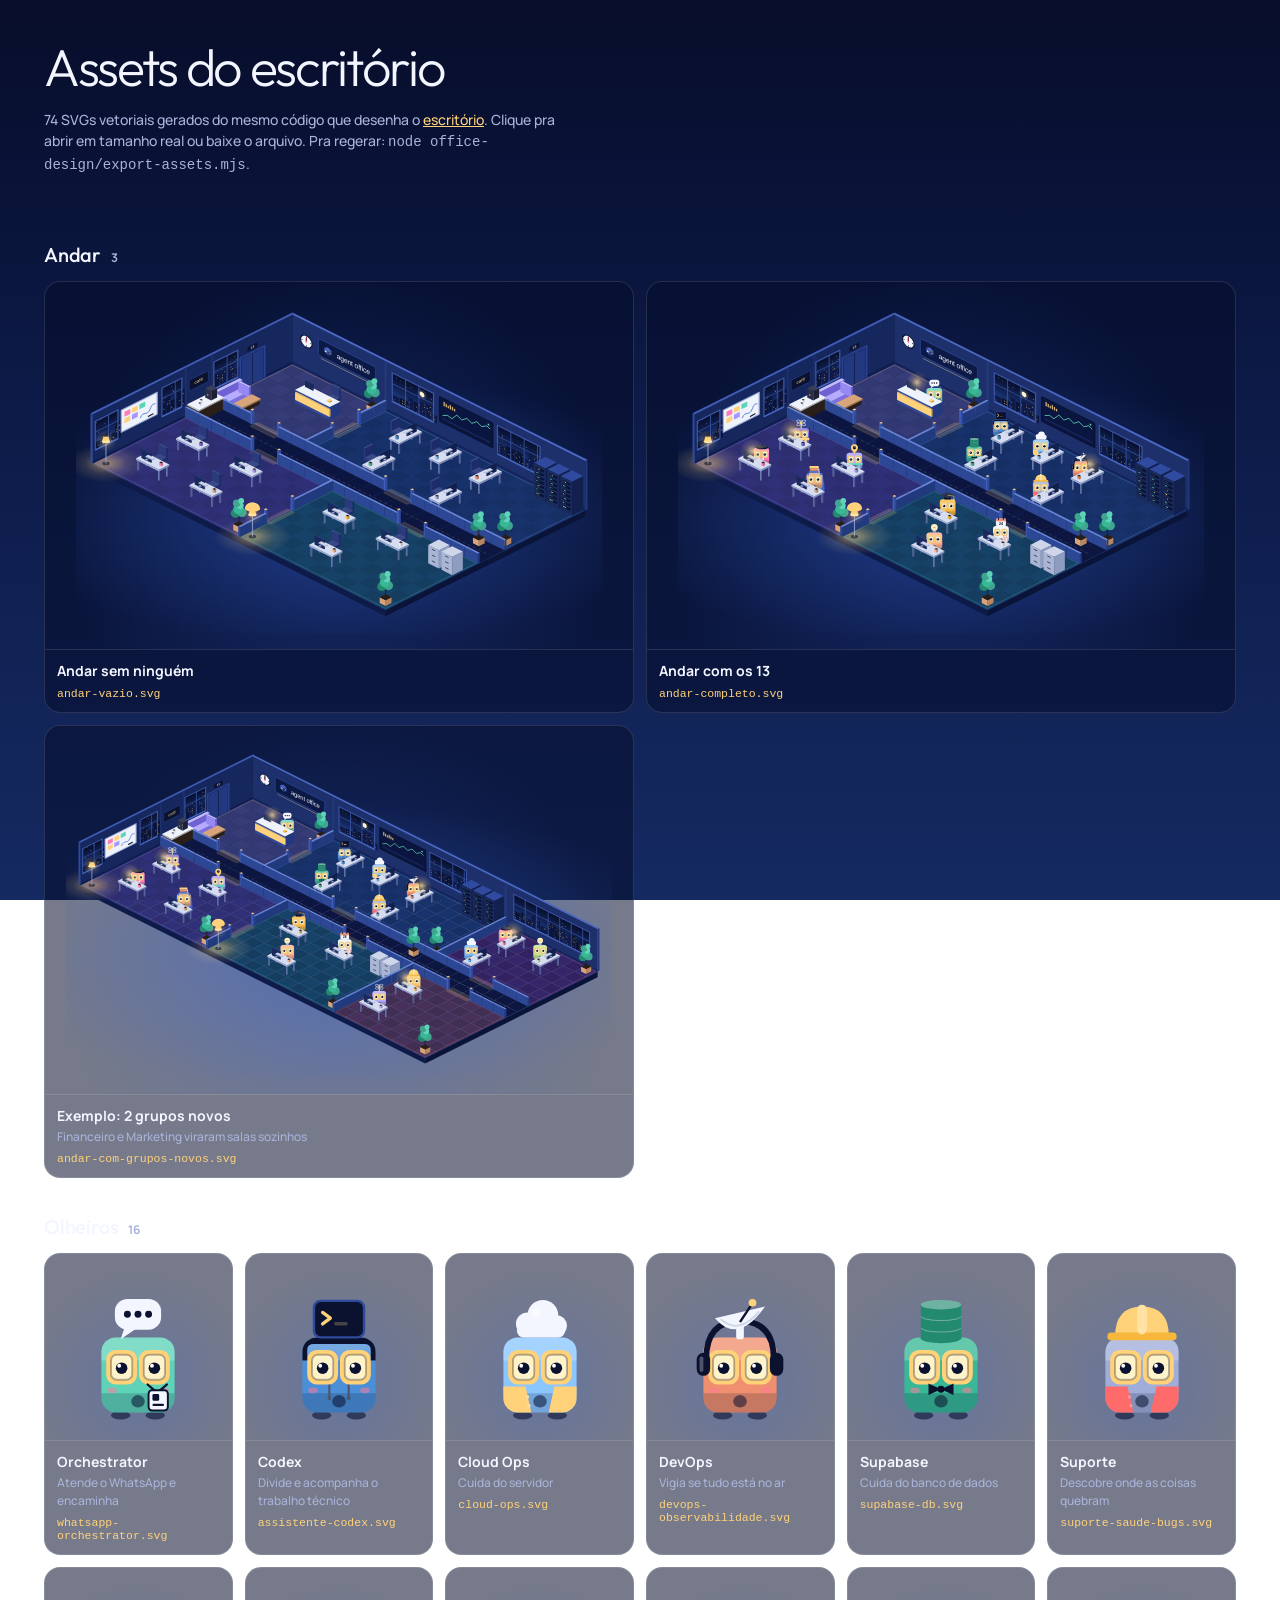
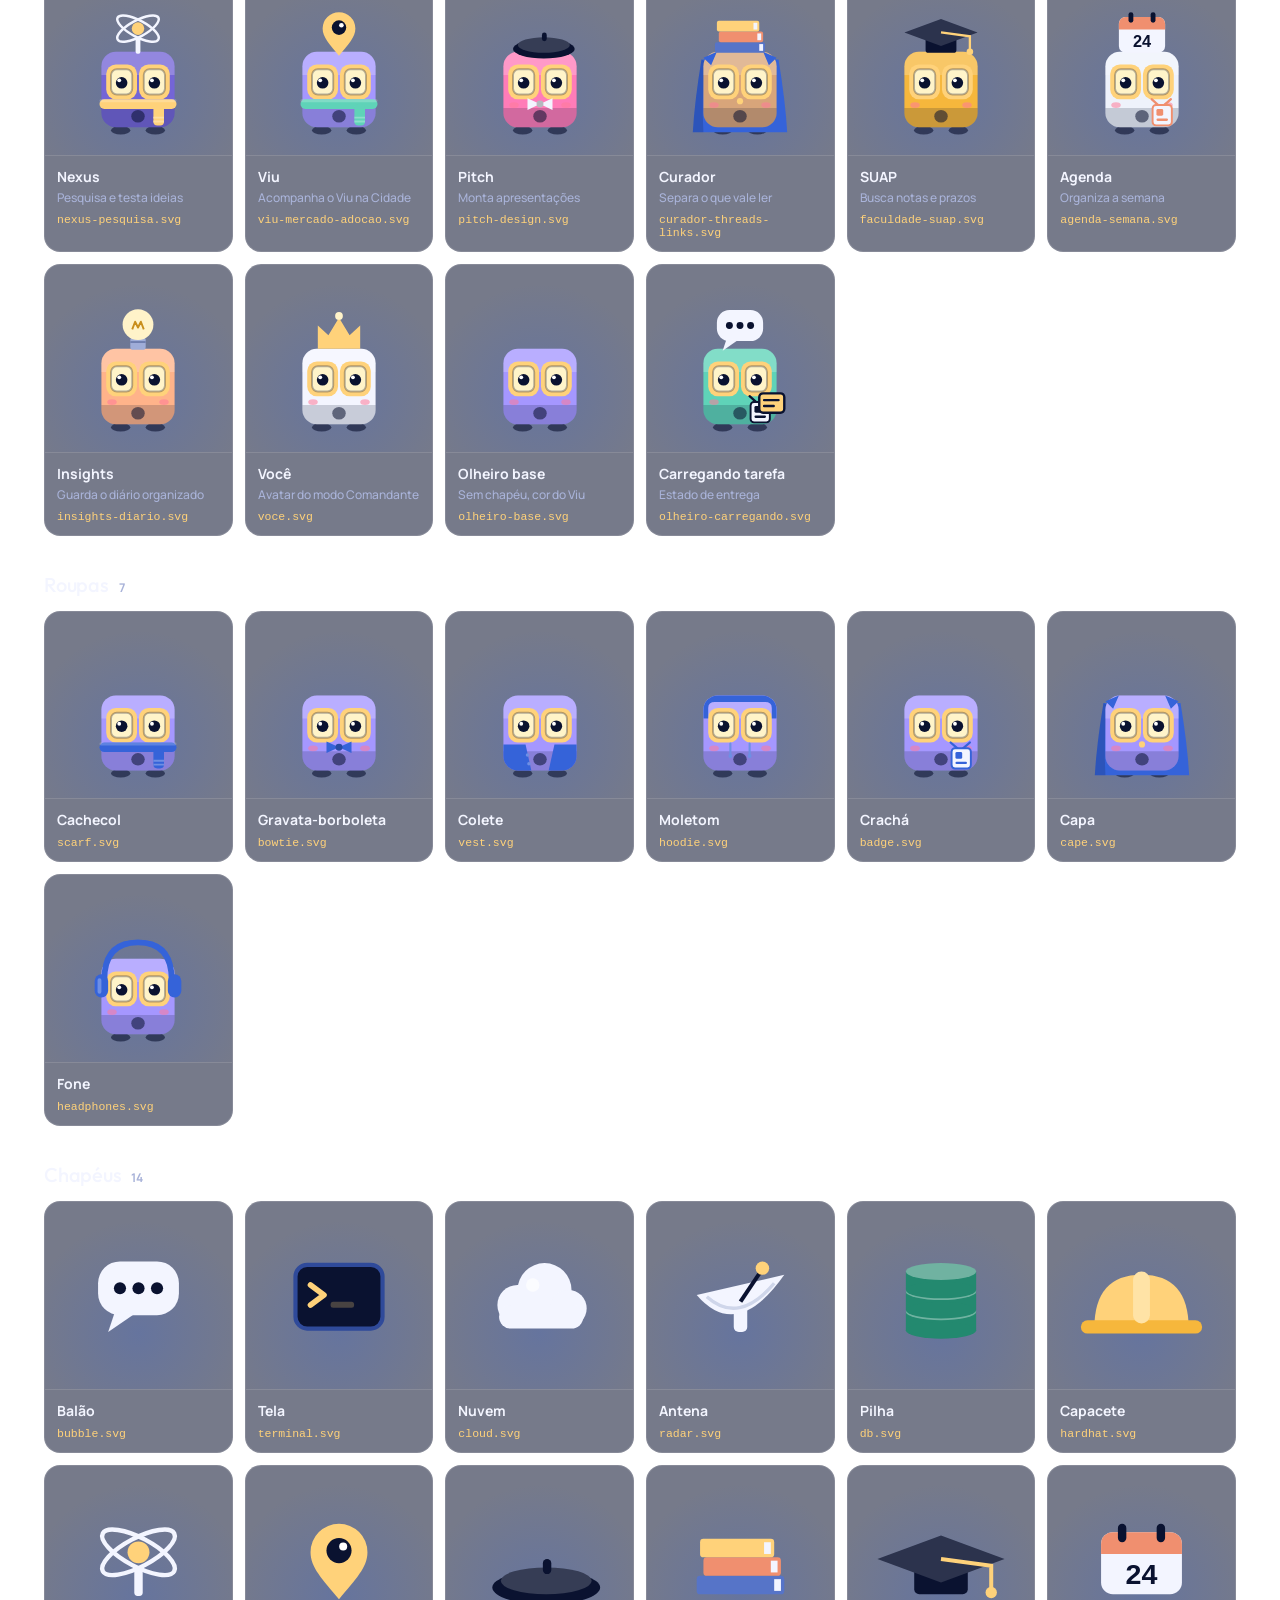
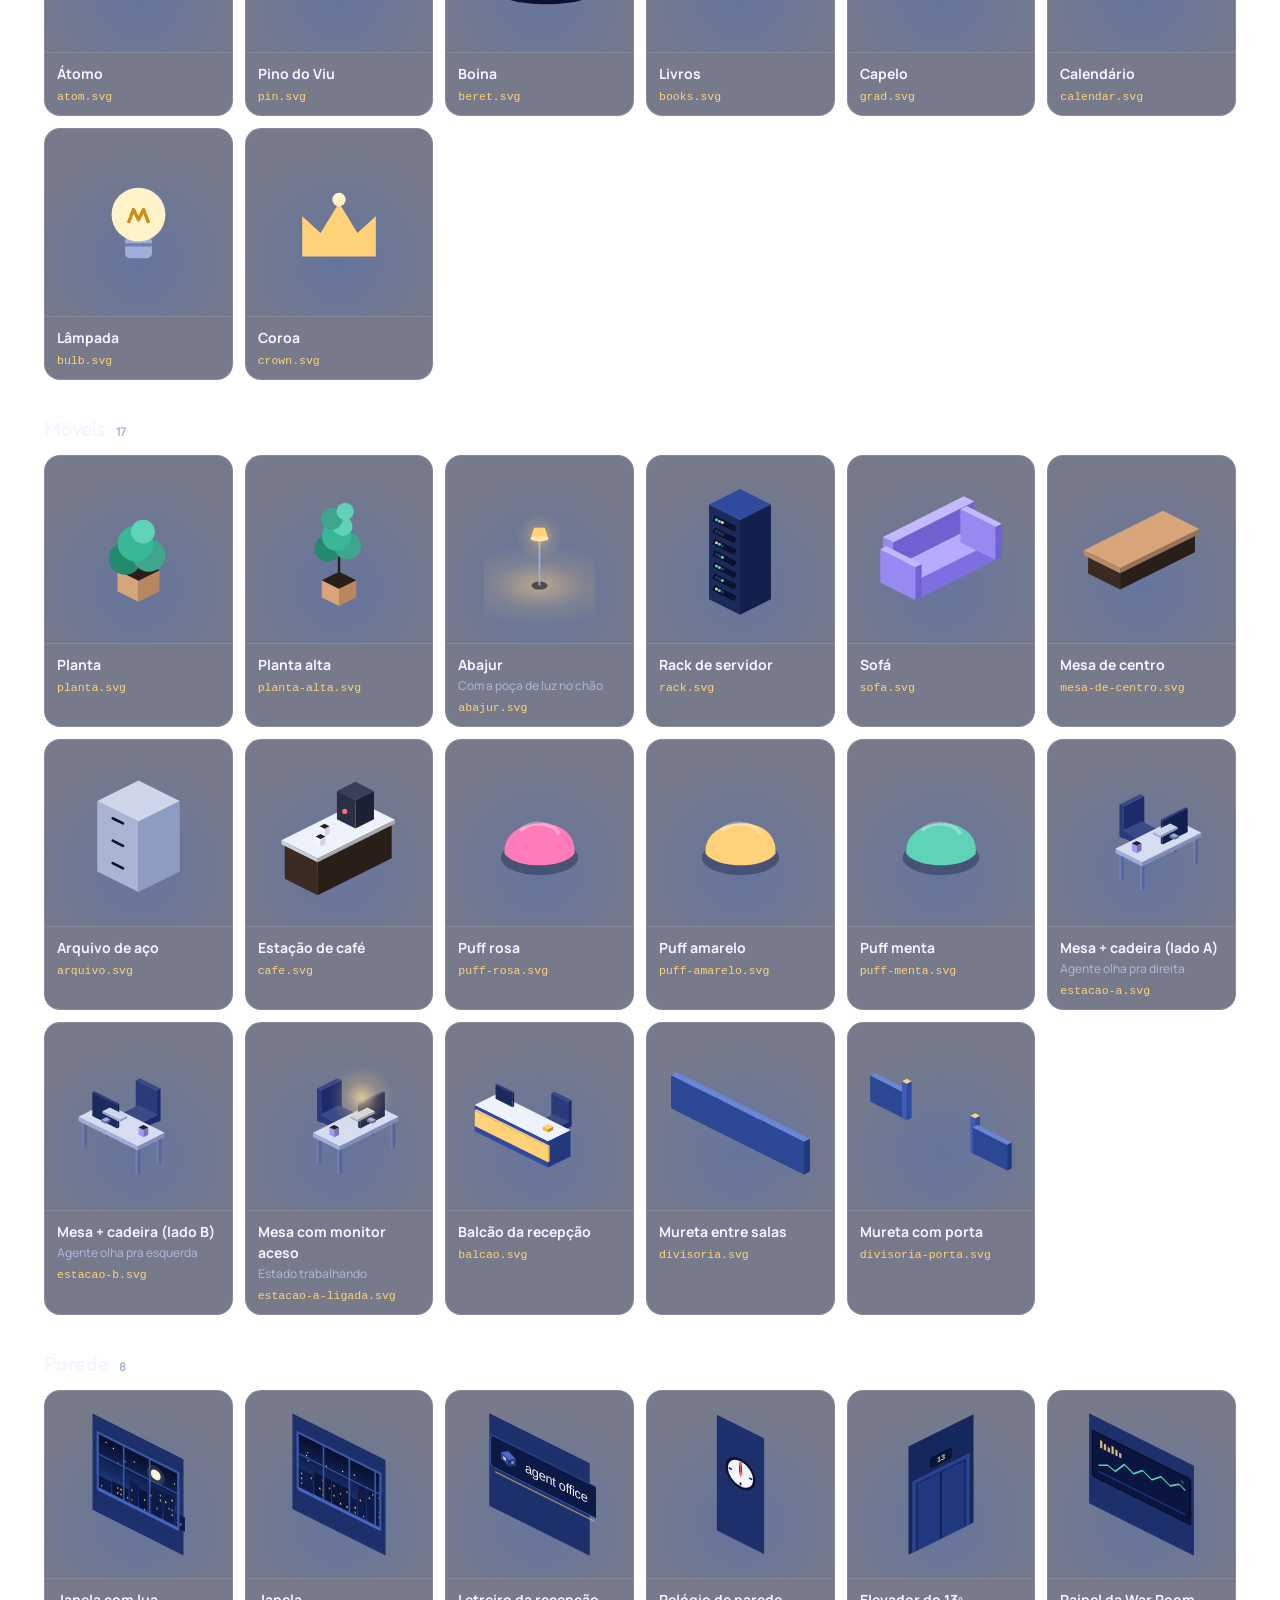
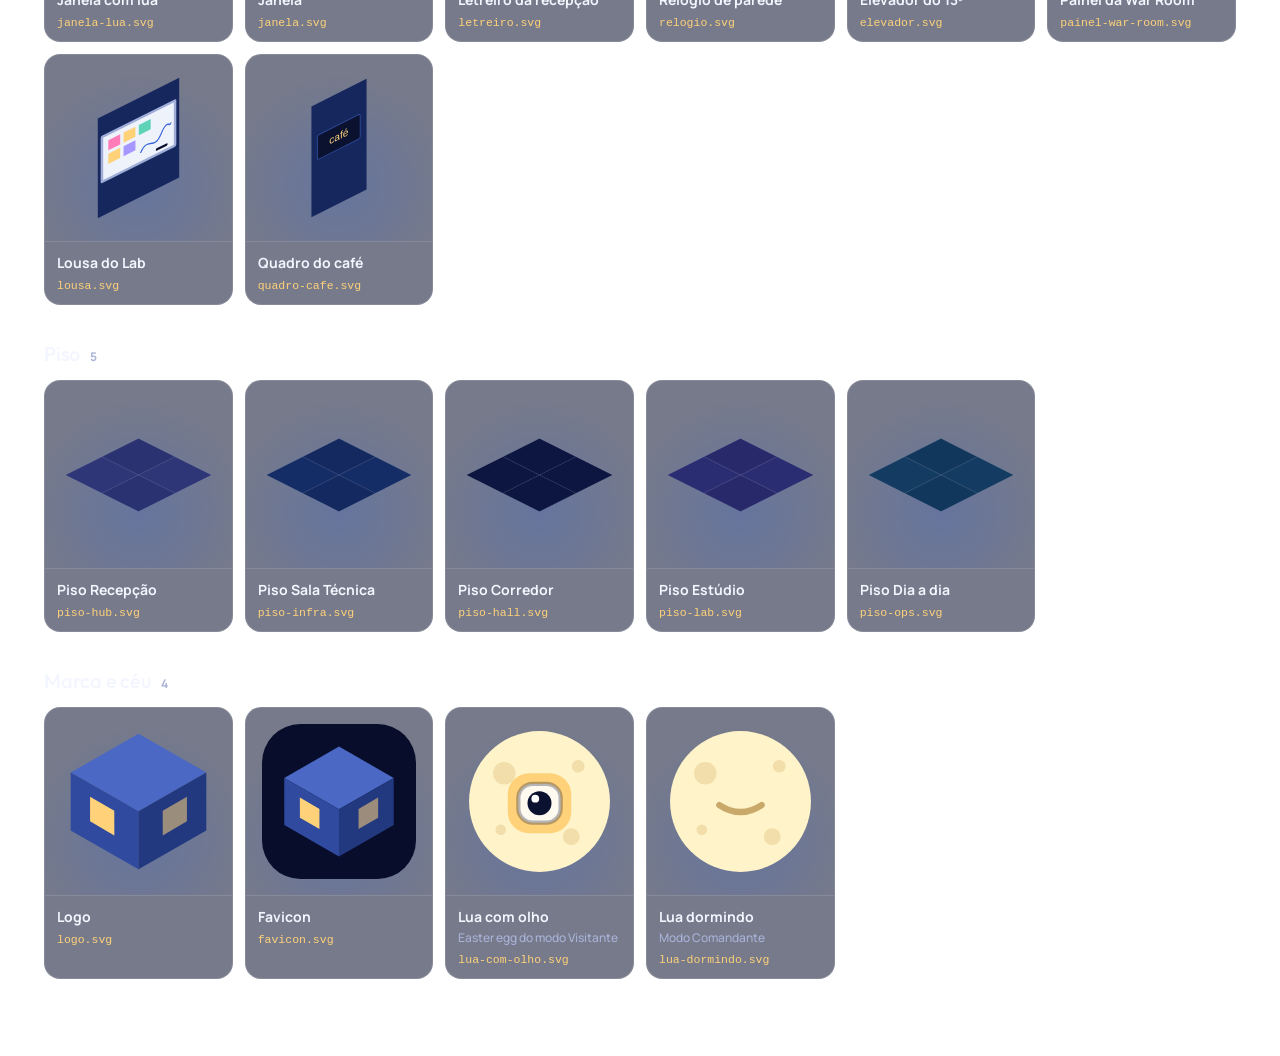
<file: office-design/assets.html>
<!DOCTYPE html>
<html lang="pt-BR"><head><meta charset="UTF-8"><meta name="viewport" content="width=device-width, initial-scale=1">
<title>Agent Office · Assets</title><link rel="icon" type="image/svg+xml" href="./assets/favicon.svg">
<link href="https://fonts.googleapis.com/css2?family=Outfit:wght@300;500&family=Manrope:wght@500;600;700&display=swap" rel="stylesheet">
<style>
:root{--c0:#070d2a;--c1:#0c1945;--c2:#152a62;--ink:#f3f5ff;--muted:#a9b3d9;--line:rgba(255,255,255,.12);--luz:#ffd27a}
*{box-sizing:border-box}body{margin:0;background:linear-gradient(180deg,var(--c0),var(--c1) 40%,var(--c2));background-attachment:fixed;color:var(--ink);font:500 14px/1.5 Manrope,ui-sans-serif,sans-serif}
header{max-width:1240px;margin:0 auto;padding:40px 24px 8px}h1{margin:0;font:300 clamp(34px,5vw,52px)/1.05 Outfit,sans-serif;letter-spacing:-.045em}
header p{color:var(--muted);max-width:60ch}header a{color:var(--luz)}
main{max-width:1240px;margin:0 auto;padding:8px 24px 60px}
h2{font:500 20px Outfit,sans-serif;margin:36px 0 14px;letter-spacing:-.01em}h2 span{font:700 12px Manrope;color:var(--muted);margin-left:6px}
.grid{display:grid;grid-template-columns:repeat(auto-fill,minmax(180px,1fr));gap:12px}.grid.wide{grid-template-columns:repeat(auto-fill,minmax(min(560px,100%),1fr))}
figure{margin:0;border:1px solid var(--line);border-radius:16px;background:rgba(7,13,42,.55);overflow:hidden;display:flex;flex-direction:column}
figure>a{display:block;aspect-ratio:1;padding:16px;overflow:hidden;background:radial-gradient(circle at 50% 70%,rgba(53,99,217,.25),transparent 70%)}
.wide figure>a{aspect-ratio:16/10}
figure img{width:100%;height:100%;object-fit:contain;min-height:0}
figcaption{padding:10px 12px 12px;display:flex;flex-direction:column;gap:2px;border-top:1px solid var(--line)}
figcaption b{font-weight:700}figcaption span{font-size:12px;color:var(--muted)}
.dl{font:500 11.5px ui-monospace,Menlo,monospace;color:var(--luz);text-decoration:none;margin-top:4px}.dl:hover{text-decoration:underline}
</style></head><body>
<header><h1>Assets do escritório</h1><p>74 SVGs vetoriais gerados do mesmo código que desenha o <a href="./">escritório</a>. Clique pra abrir em tamanho real ou baixe o arquivo. Pra regerar: <code>node office-design/export-assets.mjs</code>.</p></header>
<main><section><h2>Andar <span>3</span></h2><div class="grid wide">
    <figure><a href="assets/sprites/andar/andar-vazio.svg" target="_blank" rel="noopener"><img src="assets/sprites/andar/andar-vazio.svg" alt="Andar sem ninguém" loading="lazy"></a>
    <figcaption><b>Andar sem ninguém</b><a class="dl" href="assets/sprites/andar/andar-vazio.svg" download>andar-vazio.svg</a></figcaption></figure>
    <figure><a href="assets/sprites/andar/andar-completo.svg" target="_blank" rel="noopener"><img src="assets/sprites/andar/andar-completo.svg" alt="Andar com os 13" loading="lazy"></a>
    <figcaption><b>Andar com os 13</b><a class="dl" href="assets/sprites/andar/andar-completo.svg" download>andar-completo.svg</a></figcaption></figure>
    <figure><a href="assets/sprites/andar/andar-com-grupos-novos.svg" target="_blank" rel="noopener"><img src="assets/sprites/andar/andar-com-grupos-novos.svg" alt="Exemplo: 2 grupos novos" loading="lazy"></a>
    <figcaption><b>Exemplo: 2 grupos novos</b><span>Financeiro e Marketing viraram salas sozinhos</span><a class="dl" href="assets/sprites/andar/andar-com-grupos-novos.svg" download>andar-com-grupos-novos.svg</a></figcaption></figure></div></section>
<section><h2>Olheiros <span>16</span></h2><div class="grid ">
    <figure><a href="assets/sprites/olheiros/whatsapp-orchestrator.svg" target="_blank" rel="noopener"><img src="assets/sprites/olheiros/whatsapp-orchestrator.svg" alt="Orchestrator" loading="lazy"></a>
    <figcaption><b>Orchestrator</b><span>Atende o WhatsApp e encaminha</span><a class="dl" href="assets/sprites/olheiros/whatsapp-orchestrator.svg" download>whatsapp-orchestrator.svg</a></figcaption></figure>
    <figure><a href="assets/sprites/olheiros/assistente-codex.svg" target="_blank" rel="noopener"><img src="assets/sprites/olheiros/assistente-codex.svg" alt="Codex" loading="lazy"></a>
    <figcaption><b>Codex</b><span>Divide e acompanha o trabalho técnico</span><a class="dl" href="assets/sprites/olheiros/assistente-codex.svg" download>assistente-codex.svg</a></figcaption></figure>
    <figure><a href="assets/sprites/olheiros/cloud-ops.svg" target="_blank" rel="noopener"><img src="assets/sprites/olheiros/cloud-ops.svg" alt="Cloud Ops" loading="lazy"></a>
    <figcaption><b>Cloud Ops</b><span>Cuida do servidor</span><a class="dl" href="assets/sprites/olheiros/cloud-ops.svg" download>cloud-ops.svg</a></figcaption></figure>
    <figure><a href="assets/sprites/olheiros/devops-observabilidade.svg" target="_blank" rel="noopener"><img src="assets/sprites/olheiros/devops-observabilidade.svg" alt="DevOps" loading="lazy"></a>
    <figcaption><b>DevOps</b><span>Vigia se tudo está no ar</span><a class="dl" href="assets/sprites/olheiros/devops-observabilidade.svg" download>devops-observabilidade.svg</a></figcaption></figure>
    <figure><a href="assets/sprites/olheiros/supabase-db.svg" target="_blank" rel="noopener"><img src="assets/sprites/olheiros/supabase-db.svg" alt="Supabase" loading="lazy"></a>
    <figcaption><b>Supabase</b><span>Cuida do banco de dados</span><a class="dl" href="assets/sprites/olheiros/supabase-db.svg" download>supabase-db.svg</a></figcaption></figure>
    <figure><a href="assets/sprites/olheiros/suporte-saude-bugs.svg" target="_blank" rel="noopener"><img src="assets/sprites/olheiros/suporte-saude-bugs.svg" alt="Suporte" loading="lazy"></a>
    <figcaption><b>Suporte</b><span>Descobre onde as coisas quebram</span><a class="dl" href="assets/sprites/olheiros/suporte-saude-bugs.svg" download>suporte-saude-bugs.svg</a></figcaption></figure>
    <figure><a href="assets/sprites/olheiros/nexus-pesquisa.svg" target="_blank" rel="noopener"><img src="assets/sprites/olheiros/nexus-pesquisa.svg" alt="Nexus" loading="lazy"></a>
    <figcaption><b>Nexus</b><span>Pesquisa e testa ideias</span><a class="dl" href="assets/sprites/olheiros/nexus-pesquisa.svg" download>nexus-pesquisa.svg</a></figcaption></figure>
    <figure><a href="assets/sprites/olheiros/viu-mercado-adocao.svg" target="_blank" rel="noopener"><img src="assets/sprites/olheiros/viu-mercado-adocao.svg" alt="Viu" loading="lazy"></a>
    <figcaption><b>Viu</b><span>Acompanha o Viu na Cidade</span><a class="dl" href="assets/sprites/olheiros/viu-mercado-adocao.svg" download>viu-mercado-adocao.svg</a></figcaption></figure>
    <figure><a href="assets/sprites/olheiros/pitch-design.svg" target="_blank" rel="noopener"><img src="assets/sprites/olheiros/pitch-design.svg" alt="Pitch" loading="lazy"></a>
    <figcaption><b>Pitch</b><span>Monta apresentações</span><a class="dl" href="assets/sprites/olheiros/pitch-design.svg" download>pitch-design.svg</a></figcaption></figure>
    <figure><a href="assets/sprites/olheiros/curador-threads-links.svg" target="_blank" rel="noopener"><img src="assets/sprites/olheiros/curador-threads-links.svg" alt="Curador" loading="lazy"></a>
    <figcaption><b>Curador</b><span>Separa o que vale ler</span><a class="dl" href="assets/sprites/olheiros/curador-threads-links.svg" download>curador-threads-links.svg</a></figcaption></figure>
    <figure><a href="assets/sprites/olheiros/faculdade-suap.svg" target="_blank" rel="noopener"><img src="assets/sprites/olheiros/faculdade-suap.svg" alt="SUAP" loading="lazy"></a>
    <figcaption><b>SUAP</b><span>Busca notas e prazos</span><a class="dl" href="assets/sprites/olheiros/faculdade-suap.svg" download>faculdade-suap.svg</a></figcaption></figure>
    <figure><a href="assets/sprites/olheiros/agenda-semana.svg" target="_blank" rel="noopener"><img src="assets/sprites/olheiros/agenda-semana.svg" alt="Agenda" loading="lazy"></a>
    <figcaption><b>Agenda</b><span>Organiza a semana</span><a class="dl" href="assets/sprites/olheiros/agenda-semana.svg" download>agenda-semana.svg</a></figcaption></figure>
    <figure><a href="assets/sprites/olheiros/insights-diario.svg" target="_blank" rel="noopener"><img src="assets/sprites/olheiros/insights-diario.svg" alt="Insights" loading="lazy"></a>
    <figcaption><b>Insights</b><span>Guarda o diário organizado</span><a class="dl" href="assets/sprites/olheiros/insights-diario.svg" download>insights-diario.svg</a></figcaption></figure>
    <figure><a href="assets/sprites/olheiros/voce.svg" target="_blank" rel="noopener"><img src="assets/sprites/olheiros/voce.svg" alt="Você" loading="lazy"></a>
    <figcaption><b>Você</b><span>Avatar do modo Comandante</span><a class="dl" href="assets/sprites/olheiros/voce.svg" download>voce.svg</a></figcaption></figure>
    <figure><a href="assets/sprites/olheiros/olheiro-base.svg" target="_blank" rel="noopener"><img src="assets/sprites/olheiros/olheiro-base.svg" alt="Olheiro base" loading="lazy"></a>
    <figcaption><b>Olheiro base</b><span>Sem chapéu, cor do Viu</span><a class="dl" href="assets/sprites/olheiros/olheiro-base.svg" download>olheiro-base.svg</a></figcaption></figure>
    <figure><a href="assets/sprites/olheiros/olheiro-carregando.svg" target="_blank" rel="noopener"><img src="assets/sprites/olheiros/olheiro-carregando.svg" alt="Carregando tarefa" loading="lazy"></a>
    <figcaption><b>Carregando tarefa</b><span>Estado de entrega</span><a class="dl" href="assets/sprites/olheiros/olheiro-carregando.svg" download>olheiro-carregando.svg</a></figcaption></figure></div></section>
<section><h2>Roupas <span>7</span></h2><div class="grid ">
    <figure><a href="assets/sprites/roupas/scarf.svg" target="_blank" rel="noopener"><img src="assets/sprites/roupas/scarf.svg" alt="Cachecol" loading="lazy"></a>
    <figcaption><b>Cachecol</b><a class="dl" href="assets/sprites/roupas/scarf.svg" download>scarf.svg</a></figcaption></figure>
    <figure><a href="assets/sprites/roupas/bowtie.svg" target="_blank" rel="noopener"><img src="assets/sprites/roupas/bowtie.svg" alt="Gravata-borboleta" loading="lazy"></a>
    <figcaption><b>Gravata-borboleta</b><a class="dl" href="assets/sprites/roupas/bowtie.svg" download>bowtie.svg</a></figcaption></figure>
    <figure><a href="assets/sprites/roupas/vest.svg" target="_blank" rel="noopener"><img src="assets/sprites/roupas/vest.svg" alt="Colete" loading="lazy"></a>
    <figcaption><b>Colete</b><a class="dl" href="assets/sprites/roupas/vest.svg" download>vest.svg</a></figcaption></figure>
    <figure><a href="assets/sprites/roupas/hoodie.svg" target="_blank" rel="noopener"><img src="assets/sprites/roupas/hoodie.svg" alt="Moletom" loading="lazy"></a>
    <figcaption><b>Moletom</b><a class="dl" href="assets/sprites/roupas/hoodie.svg" download>hoodie.svg</a></figcaption></figure>
    <figure><a href="assets/sprites/roupas/badge.svg" target="_blank" rel="noopener"><img src="assets/sprites/roupas/badge.svg" alt="Crachá" loading="lazy"></a>
    <figcaption><b>Crachá</b><a class="dl" href="assets/sprites/roupas/badge.svg" download>badge.svg</a></figcaption></figure>
    <figure><a href="assets/sprites/roupas/cape.svg" target="_blank" rel="noopener"><img src="assets/sprites/roupas/cape.svg" alt="Capa" loading="lazy"></a>
    <figcaption><b>Capa</b><a class="dl" href="assets/sprites/roupas/cape.svg" download>cape.svg</a></figcaption></figure>
    <figure><a href="assets/sprites/roupas/headphones.svg" target="_blank" rel="noopener"><img src="assets/sprites/roupas/headphones.svg" alt="Fone" loading="lazy"></a>
    <figcaption><b>Fone</b><a class="dl" href="assets/sprites/roupas/headphones.svg" download>headphones.svg</a></figcaption></figure></div></section>
<section><h2>Chapéus <span>14</span></h2><div class="grid ">
    <figure><a href="assets/sprites/chapeus/bubble.svg" target="_blank" rel="noopener"><img src="assets/sprites/chapeus/bubble.svg" alt="Balão" loading="lazy"></a>
    <figcaption><b>Balão</b><a class="dl" href="assets/sprites/chapeus/bubble.svg" download>bubble.svg</a></figcaption></figure>
    <figure><a href="assets/sprites/chapeus/terminal.svg" target="_blank" rel="noopener"><img src="assets/sprites/chapeus/terminal.svg" alt="Tela" loading="lazy"></a>
    <figcaption><b>Tela</b><a class="dl" href="assets/sprites/chapeus/terminal.svg" download>terminal.svg</a></figcaption></figure>
    <figure><a href="assets/sprites/chapeus/cloud.svg" target="_blank" rel="noopener"><img src="assets/sprites/chapeus/cloud.svg" alt="Nuvem" loading="lazy"></a>
    <figcaption><b>Nuvem</b><a class="dl" href="assets/sprites/chapeus/cloud.svg" download>cloud.svg</a></figcaption></figure>
    <figure><a href="assets/sprites/chapeus/radar.svg" target="_blank" rel="noopener"><img src="assets/sprites/chapeus/radar.svg" alt="Antena" loading="lazy"></a>
    <figcaption><b>Antena</b><a class="dl" href="assets/sprites/chapeus/radar.svg" download>radar.svg</a></figcaption></figure>
    <figure><a href="assets/sprites/chapeus/db.svg" target="_blank" rel="noopener"><img src="assets/sprites/chapeus/db.svg" alt="Pilha" loading="lazy"></a>
    <figcaption><b>Pilha</b><a class="dl" href="assets/sprites/chapeus/db.svg" download>db.svg</a></figcaption></figure>
    <figure><a href="assets/sprites/chapeus/hardhat.svg" target="_blank" rel="noopener"><img src="assets/sprites/chapeus/hardhat.svg" alt="Capacete" loading="lazy"></a>
    <figcaption><b>Capacete</b><a class="dl" href="assets/sprites/chapeus/hardhat.svg" download>hardhat.svg</a></figcaption></figure>
    <figure><a href="assets/sprites/chapeus/atom.svg" target="_blank" rel="noopener"><img src="assets/sprites/chapeus/atom.svg" alt="Átomo" loading="lazy"></a>
    <figcaption><b>Átomo</b><a class="dl" href="assets/sprites/chapeus/atom.svg" download>atom.svg</a></figcaption></figure>
    <figure><a href="assets/sprites/chapeus/pin.svg" target="_blank" rel="noopener"><img src="assets/sprites/chapeus/pin.svg" alt="Pino do Viu" loading="lazy"></a>
    <figcaption><b>Pino do Viu</b><a class="dl" href="assets/sprites/chapeus/pin.svg" download>pin.svg</a></figcaption></figure>
    <figure><a href="assets/sprites/chapeus/beret.svg" target="_blank" rel="noopener"><img src="assets/sprites/chapeus/beret.svg" alt="Boina" loading="lazy"></a>
    <figcaption><b>Boina</b><a class="dl" href="assets/sprites/chapeus/beret.svg" download>beret.svg</a></figcaption></figure>
    <figure><a href="assets/sprites/chapeus/books.svg" target="_blank" rel="noopener"><img src="assets/sprites/chapeus/books.svg" alt="Livros" loading="lazy"></a>
    <figcaption><b>Livros</b><a class="dl" href="assets/sprites/chapeus/books.svg" download>books.svg</a></figcaption></figure>
    <figure><a href="assets/sprites/chapeus/grad.svg" target="_blank" rel="noopener"><img src="assets/sprites/chapeus/grad.svg" alt="Capelo" loading="lazy"></a>
    <figcaption><b>Capelo</b><a class="dl" href="assets/sprites/chapeus/grad.svg" download>grad.svg</a></figcaption></figure>
    <figure><a href="assets/sprites/chapeus/calendar.svg" target="_blank" rel="noopener"><img src="assets/sprites/chapeus/calendar.svg" alt="Calendário" loading="lazy"></a>
    <figcaption><b>Calendário</b><a class="dl" href="assets/sprites/chapeus/calendar.svg" download>calendar.svg</a></figcaption></figure>
    <figure><a href="assets/sprites/chapeus/bulb.svg" target="_blank" rel="noopener"><img src="assets/sprites/chapeus/bulb.svg" alt="Lâmpada" loading="lazy"></a>
    <figcaption><b>Lâmpada</b><a class="dl" href="assets/sprites/chapeus/bulb.svg" download>bulb.svg</a></figcaption></figure>
    <figure><a href="assets/sprites/chapeus/crown.svg" target="_blank" rel="noopener"><img src="assets/sprites/chapeus/crown.svg" alt="Coroa" loading="lazy"></a>
    <figcaption><b>Coroa</b><a class="dl" href="assets/sprites/chapeus/crown.svg" download>crown.svg</a></figcaption></figure></div></section>
<section><h2>Móveis <span>17</span></h2><div class="grid ">
    <figure><a href="assets/sprites/moveis/planta.svg" target="_blank" rel="noopener"><img src="assets/sprites/moveis/planta.svg" alt="Planta" loading="lazy"></a>
    <figcaption><b>Planta</b><a class="dl" href="assets/sprites/moveis/planta.svg" download>planta.svg</a></figcaption></figure>
    <figure><a href="assets/sprites/moveis/planta-alta.svg" target="_blank" rel="noopener"><img src="assets/sprites/moveis/planta-alta.svg" alt="Planta alta" loading="lazy"></a>
    <figcaption><b>Planta alta</b><a class="dl" href="assets/sprites/moveis/planta-alta.svg" download>planta-alta.svg</a></figcaption></figure>
    <figure><a href="assets/sprites/moveis/abajur.svg" target="_blank" rel="noopener"><img src="assets/sprites/moveis/abajur.svg" alt="Abajur" loading="lazy"></a>
    <figcaption><b>Abajur</b><span>Com a poça de luz no chão</span><a class="dl" href="assets/sprites/moveis/abajur.svg" download>abajur.svg</a></figcaption></figure>
    <figure><a href="assets/sprites/moveis/rack.svg" target="_blank" rel="noopener"><img src="assets/sprites/moveis/rack.svg" alt="Rack de servidor" loading="lazy"></a>
    <figcaption><b>Rack de servidor</b><a class="dl" href="assets/sprites/moveis/rack.svg" download>rack.svg</a></figcaption></figure>
    <figure><a href="assets/sprites/moveis/sofa.svg" target="_blank" rel="noopener"><img src="assets/sprites/moveis/sofa.svg" alt="Sofá" loading="lazy"></a>
    <figcaption><b>Sofá</b><a class="dl" href="assets/sprites/moveis/sofa.svg" download>sofa.svg</a></figcaption></figure>
    <figure><a href="assets/sprites/moveis/mesa-de-centro.svg" target="_blank" rel="noopener"><img src="assets/sprites/moveis/mesa-de-centro.svg" alt="Mesa de centro" loading="lazy"></a>
    <figcaption><b>Mesa de centro</b><a class="dl" href="assets/sprites/moveis/mesa-de-centro.svg" download>mesa-de-centro.svg</a></figcaption></figure>
    <figure><a href="assets/sprites/moveis/arquivo.svg" target="_blank" rel="noopener"><img src="assets/sprites/moveis/arquivo.svg" alt="Arquivo de aço" loading="lazy"></a>
    <figcaption><b>Arquivo de aço</b><a class="dl" href="assets/sprites/moveis/arquivo.svg" download>arquivo.svg</a></figcaption></figure>
    <figure><a href="assets/sprites/moveis/cafe.svg" target="_blank" rel="noopener"><img src="assets/sprites/moveis/cafe.svg" alt="Estação de café" loading="lazy"></a>
    <figcaption><b>Estação de café</b><a class="dl" href="assets/sprites/moveis/cafe.svg" download>cafe.svg</a></figcaption></figure>
    <figure><a href="assets/sprites/moveis/puff-rosa.svg" target="_blank" rel="noopener"><img src="assets/sprites/moveis/puff-rosa.svg" alt="Puff rosa" loading="lazy"></a>
    <figcaption><b>Puff rosa</b><a class="dl" href="assets/sprites/moveis/puff-rosa.svg" download>puff-rosa.svg</a></figcaption></figure>
    <figure><a href="assets/sprites/moveis/puff-amarelo.svg" target="_blank" rel="noopener"><img src="assets/sprites/moveis/puff-amarelo.svg" alt="Puff amarelo" loading="lazy"></a>
    <figcaption><b>Puff amarelo</b><a class="dl" href="assets/sprites/moveis/puff-amarelo.svg" download>puff-amarelo.svg</a></figcaption></figure>
    <figure><a href="assets/sprites/moveis/puff-menta.svg" target="_blank" rel="noopener"><img src="assets/sprites/moveis/puff-menta.svg" alt="Puff menta" loading="lazy"></a>
    <figcaption><b>Puff menta</b><a class="dl" href="assets/sprites/moveis/puff-menta.svg" download>puff-menta.svg</a></figcaption></figure>
    <figure><a href="assets/sprites/moveis/estacao-a.svg" target="_blank" rel="noopener"><img src="assets/sprites/moveis/estacao-a.svg" alt="Mesa + cadeira (lado A)" loading="lazy"></a>
    <figcaption><b>Mesa + cadeira (lado A)</b><span>Agente olha pra direita</span><a class="dl" href="assets/sprites/moveis/estacao-a.svg" download>estacao-a.svg</a></figcaption></figure>
    <figure><a href="assets/sprites/moveis/estacao-b.svg" target="_blank" rel="noopener"><img src="assets/sprites/moveis/estacao-b.svg" alt="Mesa + cadeira (lado B)" loading="lazy"></a>
    <figcaption><b>Mesa + cadeira (lado B)</b><span>Agente olha pra esquerda</span><a class="dl" href="assets/sprites/moveis/estacao-b.svg" download>estacao-b.svg</a></figcaption></figure>
    <figure><a href="assets/sprites/moveis/estacao-a-ligada.svg" target="_blank" rel="noopener"><img src="assets/sprites/moveis/estacao-a-ligada.svg" alt="Mesa com monitor aceso" loading="lazy"></a>
    <figcaption><b>Mesa com monitor aceso</b><span>Estado trabalhando</span><a class="dl" href="assets/sprites/moveis/estacao-a-ligada.svg" download>estacao-a-ligada.svg</a></figcaption></figure>
    <figure><a href="assets/sprites/moveis/balcao.svg" target="_blank" rel="noopener"><img src="assets/sprites/moveis/balcao.svg" alt="Balcão da recepção" loading="lazy"></a>
    <figcaption><b>Balcão da recepção</b><a class="dl" href="assets/sprites/moveis/balcao.svg" download>balcao.svg</a></figcaption></figure>
    <figure><a href="assets/sprites/moveis/divisoria.svg" target="_blank" rel="noopener"><img src="assets/sprites/moveis/divisoria.svg" alt="Mureta entre salas" loading="lazy"></a>
    <figcaption><b>Mureta entre salas</b><a class="dl" href="assets/sprites/moveis/divisoria.svg" download>divisoria.svg</a></figcaption></figure>
    <figure><a href="assets/sprites/moveis/divisoria-porta.svg" target="_blank" rel="noopener"><img src="assets/sprites/moveis/divisoria-porta.svg" alt="Mureta com porta" loading="lazy"></a>
    <figcaption><b>Mureta com porta</b><a class="dl" href="assets/sprites/moveis/divisoria-porta.svg" download>divisoria-porta.svg</a></figcaption></figure></div></section>
<section><h2>Parede <span>8</span></h2><div class="grid ">
    <figure><a href="assets/sprites/parede/janela-lua.svg" target="_blank" rel="noopener"><img src="assets/sprites/parede/janela-lua.svg" alt="Janela com lua" loading="lazy"></a>
    <figcaption><b>Janela com lua</b><a class="dl" href="assets/sprites/parede/janela-lua.svg" download>janela-lua.svg</a></figcaption></figure>
    <figure><a href="assets/sprites/parede/janela.svg" target="_blank" rel="noopener"><img src="assets/sprites/parede/janela.svg" alt="Janela" loading="lazy"></a>
    <figcaption><b>Janela</b><a class="dl" href="assets/sprites/parede/janela.svg" download>janela.svg</a></figcaption></figure>
    <figure><a href="assets/sprites/parede/letreiro.svg" target="_blank" rel="noopener"><img src="assets/sprites/parede/letreiro.svg" alt="Letreiro da recepção" loading="lazy"></a>
    <figcaption><b>Letreiro da recepção</b><a class="dl" href="assets/sprites/parede/letreiro.svg" download>letreiro.svg</a></figcaption></figure>
    <figure><a href="assets/sprites/parede/relogio.svg" target="_blank" rel="noopener"><img src="assets/sprites/parede/relogio.svg" alt="Relógio de parede" loading="lazy"></a>
    <figcaption><b>Relógio de parede</b><a class="dl" href="assets/sprites/parede/relogio.svg" download>relogio.svg</a></figcaption></figure>
    <figure><a href="assets/sprites/parede/elevador.svg" target="_blank" rel="noopener"><img src="assets/sprites/parede/elevador.svg" alt="Elevador do 13º" loading="lazy"></a>
    <figcaption><b>Elevador do 13º</b><a class="dl" href="assets/sprites/parede/elevador.svg" download>elevador.svg</a></figcaption></figure>
    <figure><a href="assets/sprites/parede/painel-war-room.svg" target="_blank" rel="noopener"><img src="assets/sprites/parede/painel-war-room.svg" alt="Painel da War Room" loading="lazy"></a>
    <figcaption><b>Painel da War Room</b><a class="dl" href="assets/sprites/parede/painel-war-room.svg" download>painel-war-room.svg</a></figcaption></figure>
    <figure><a href="assets/sprites/parede/lousa.svg" target="_blank" rel="noopener"><img src="assets/sprites/parede/lousa.svg" alt="Lousa do Lab" loading="lazy"></a>
    <figcaption><b>Lousa do Lab</b><a class="dl" href="assets/sprites/parede/lousa.svg" download>lousa.svg</a></figcaption></figure>
    <figure><a href="assets/sprites/parede/quadro-cafe.svg" target="_blank" rel="noopener"><img src="assets/sprites/parede/quadro-cafe.svg" alt="Quadro do café" loading="lazy"></a>
    <figcaption><b>Quadro do café</b><a class="dl" href="assets/sprites/parede/quadro-cafe.svg" download>quadro-cafe.svg</a></figcaption></figure></div></section>
<section><h2>Piso <span>5</span></h2><div class="grid ">
    <figure><a href="assets/sprites/piso/piso-hub.svg" target="_blank" rel="noopener"><img src="assets/sprites/piso/piso-hub.svg" alt="Piso Recepção" loading="lazy"></a>
    <figcaption><b>Piso Recepção</b><a class="dl" href="assets/sprites/piso/piso-hub.svg" download>piso-hub.svg</a></figcaption></figure>
    <figure><a href="assets/sprites/piso/piso-infra.svg" target="_blank" rel="noopener"><img src="assets/sprites/piso/piso-infra.svg" alt="Piso Sala Técnica" loading="lazy"></a>
    <figcaption><b>Piso Sala Técnica</b><a class="dl" href="assets/sprites/piso/piso-infra.svg" download>piso-infra.svg</a></figcaption></figure>
    <figure><a href="assets/sprites/piso/piso-hall.svg" target="_blank" rel="noopener"><img src="assets/sprites/piso/piso-hall.svg" alt="Piso Corredor" loading="lazy"></a>
    <figcaption><b>Piso Corredor</b><a class="dl" href="assets/sprites/piso/piso-hall.svg" download>piso-hall.svg</a></figcaption></figure>
    <figure><a href="assets/sprites/piso/piso-lab.svg" target="_blank" rel="noopener"><img src="assets/sprites/piso/piso-lab.svg" alt="Piso Estúdio" loading="lazy"></a>
    <figcaption><b>Piso Estúdio</b><a class="dl" href="assets/sprites/piso/piso-lab.svg" download>piso-lab.svg</a></figcaption></figure>
    <figure><a href="assets/sprites/piso/piso-ops.svg" target="_blank" rel="noopener"><img src="assets/sprites/piso/piso-ops.svg" alt="Piso Dia a dia" loading="lazy"></a>
    <figcaption><b>Piso Dia a dia</b><a class="dl" href="assets/sprites/piso/piso-ops.svg" download>piso-ops.svg</a></figcaption></figure></div></section>
<section><h2>Marca e céu <span>4</span></h2><div class="grid ">
    <figure><a href="assets/sprites/marca/logo.svg" target="_blank" rel="noopener"><img src="assets/sprites/marca/logo.svg" alt="Logo" loading="lazy"></a>
    <figcaption><b>Logo</b><a class="dl" href="assets/sprites/marca/logo.svg" download>logo.svg</a></figcaption></figure>
    <figure><a href="assets/sprites/marca/favicon.svg" target="_blank" rel="noopener"><img src="assets/sprites/marca/favicon.svg" alt="Favicon" loading="lazy"></a>
    <figcaption><b>Favicon</b><a class="dl" href="assets/sprites/marca/favicon.svg" download>favicon.svg</a></figcaption></figure>
    <figure><a href="assets/sprites/marca/lua-com-olho.svg" target="_blank" rel="noopener"><img src="assets/sprites/marca/lua-com-olho.svg" alt="Lua com olho" loading="lazy"></a>
    <figcaption><b>Lua com olho</b><span>Easter egg do modo Visitante</span><a class="dl" href="assets/sprites/marca/lua-com-olho.svg" download>lua-com-olho.svg</a></figcaption></figure>
    <figure><a href="assets/sprites/marca/lua-dormindo.svg" target="_blank" rel="noopener"><img src="assets/sprites/marca/lua-dormindo.svg" alt="Lua dormindo" loading="lazy"></a>
    <figcaption><b>Lua dormindo</b><span>Modo Comandante</span><a class="dl" href="assets/sprites/marca/lua-dormindo.svg" download>lua-dormindo.svg</a></figcaption></figure></div></section></main></body></html>
</file>
